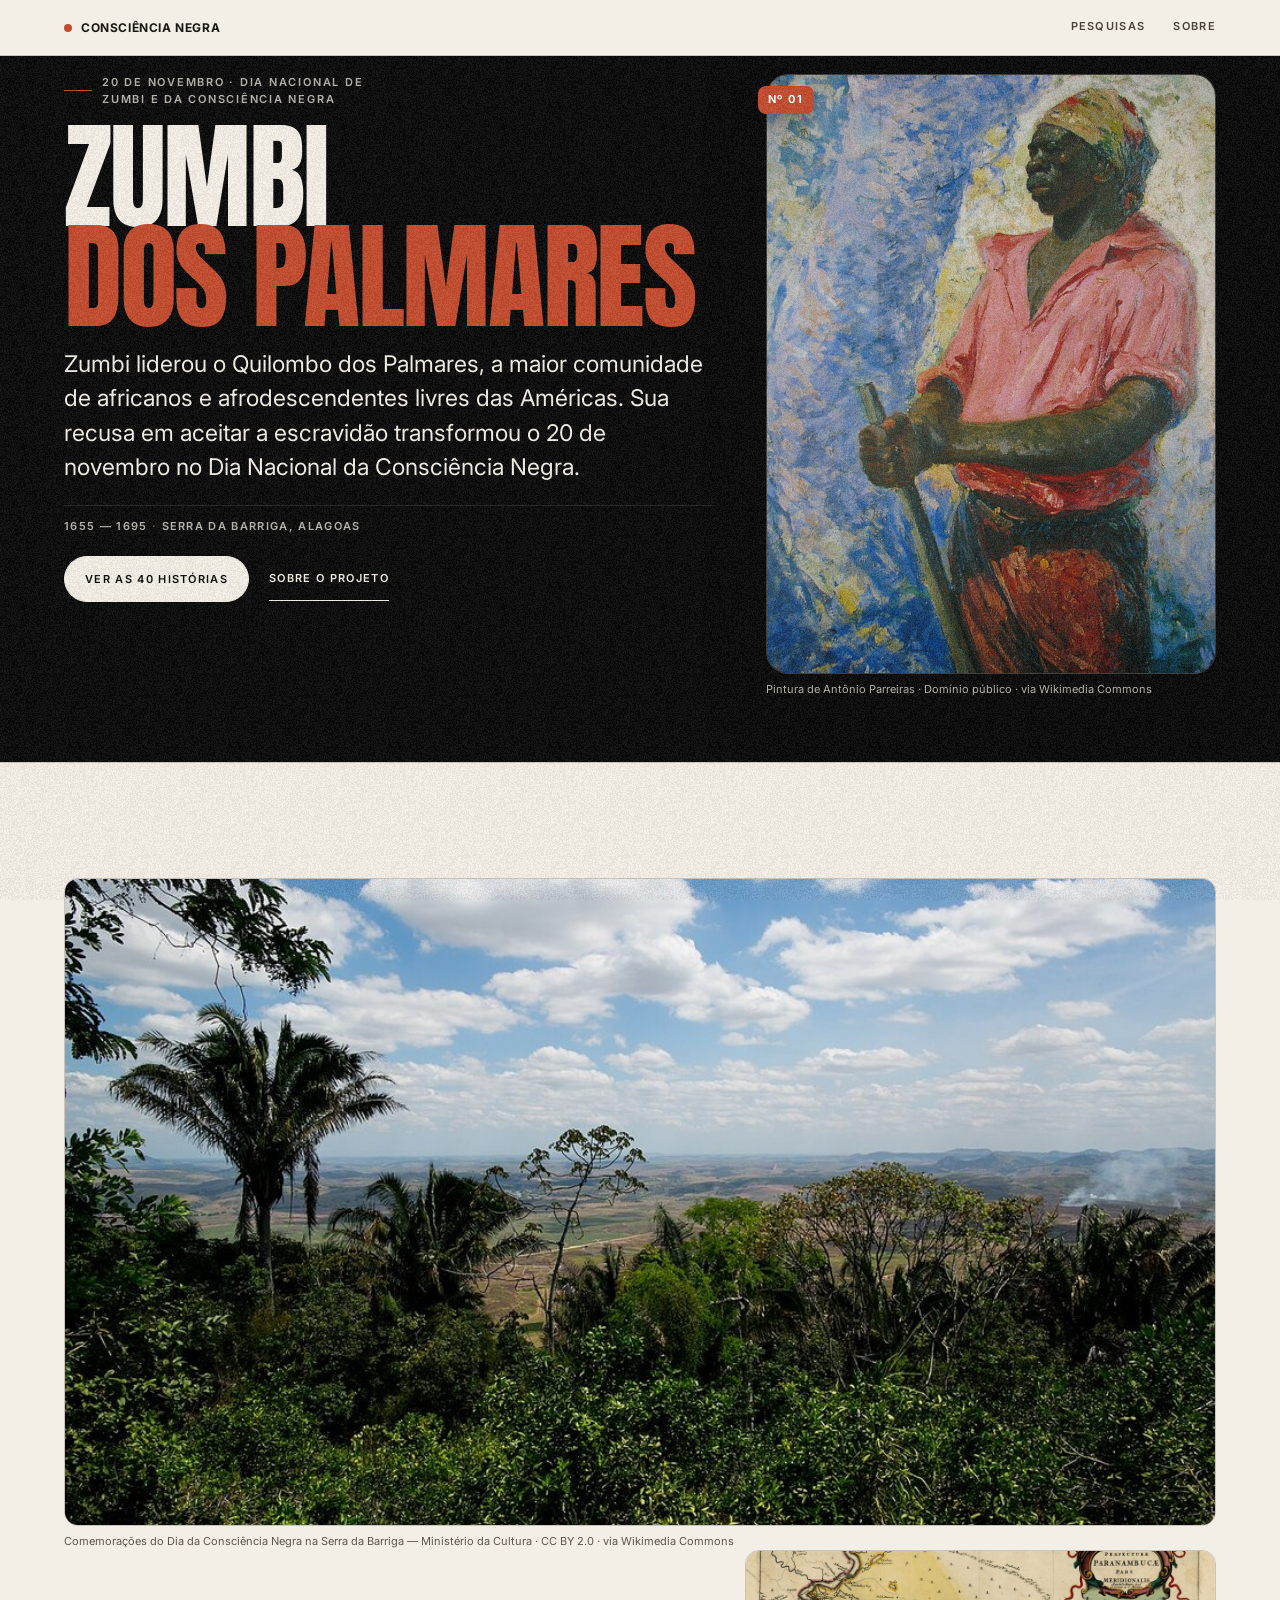
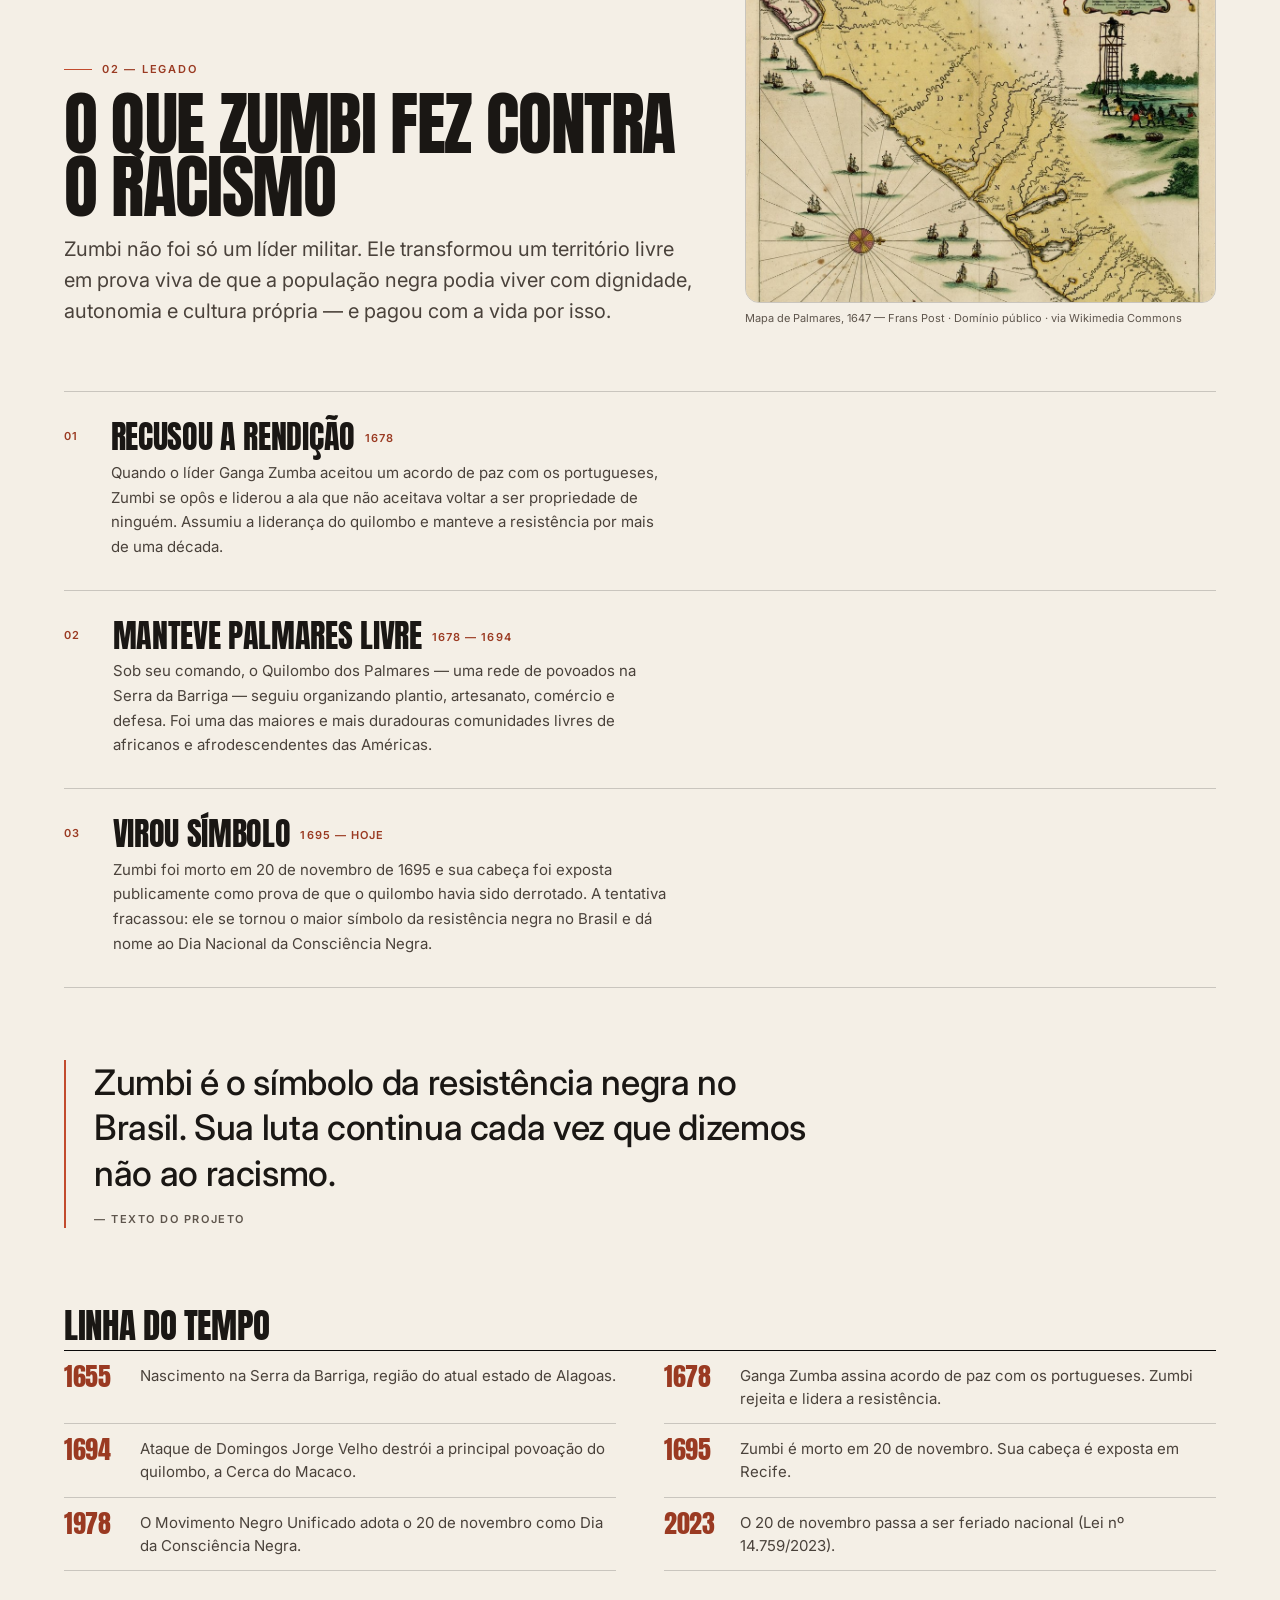
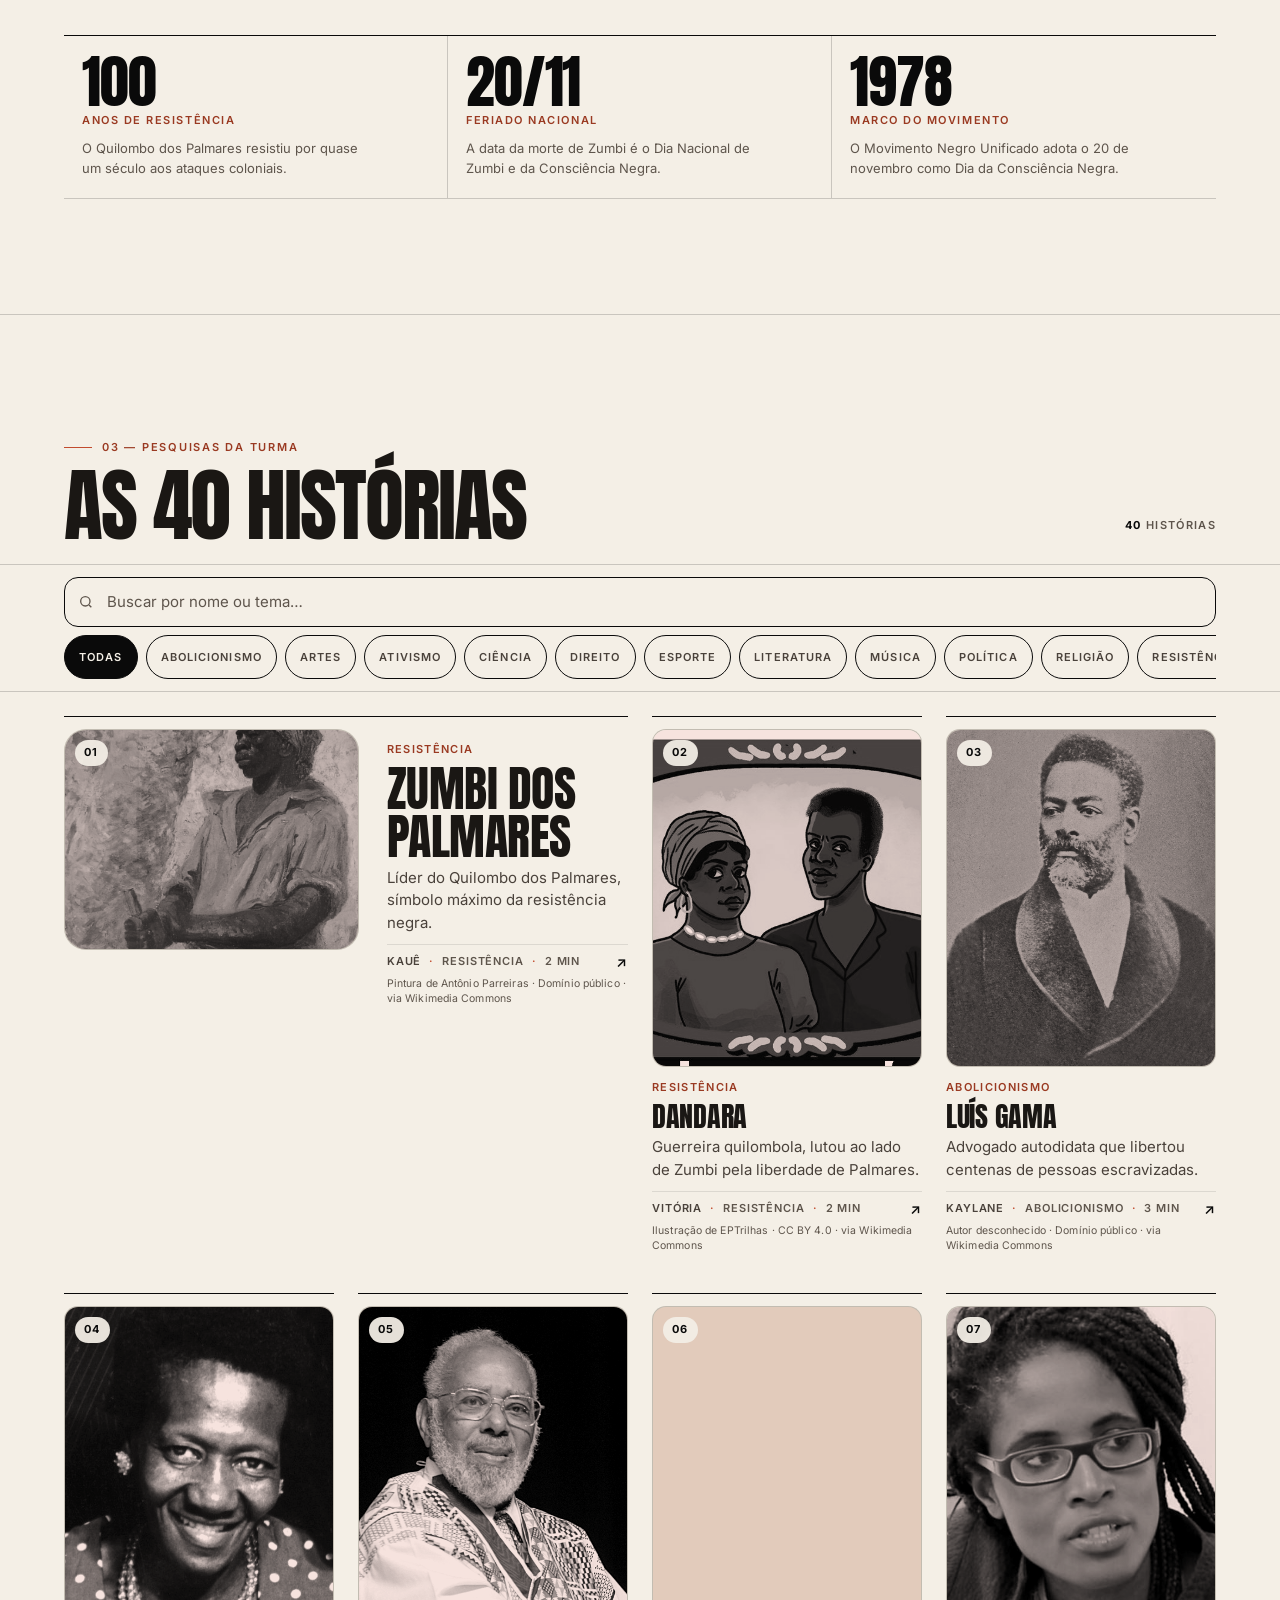
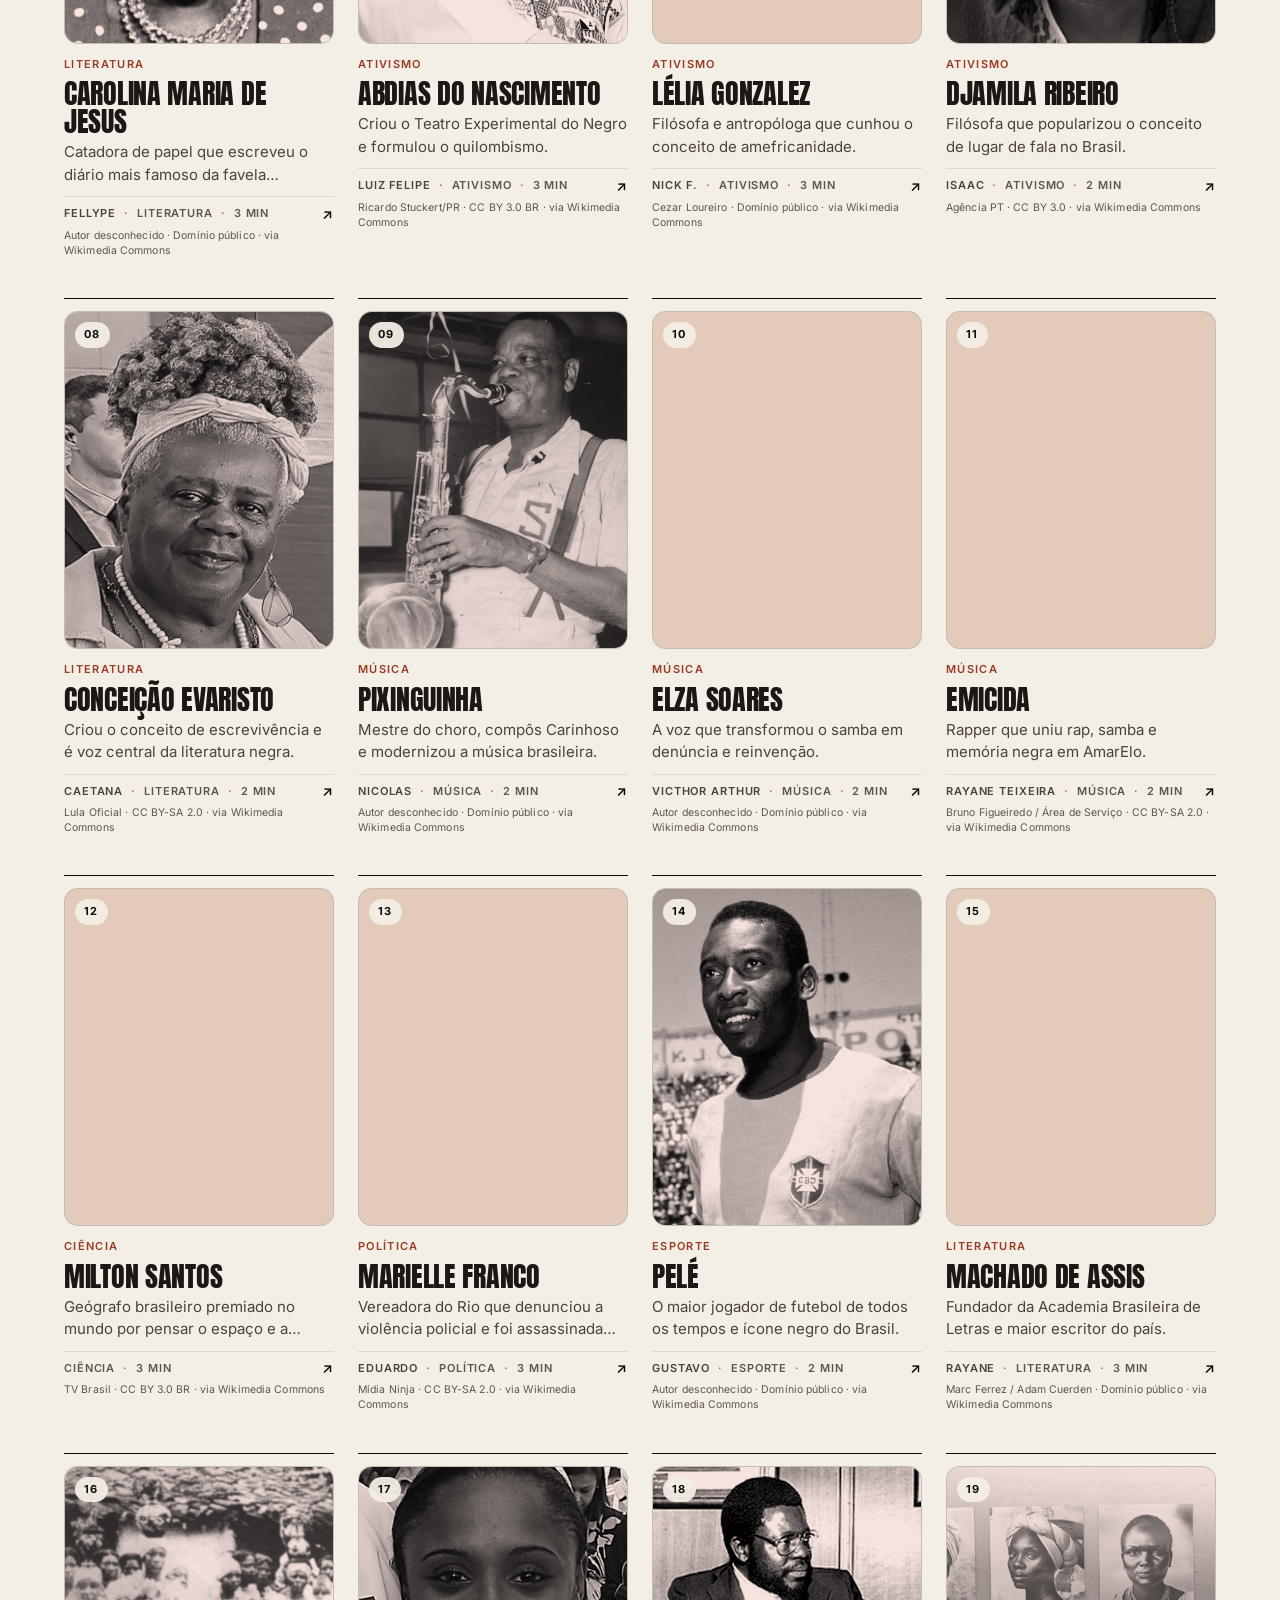
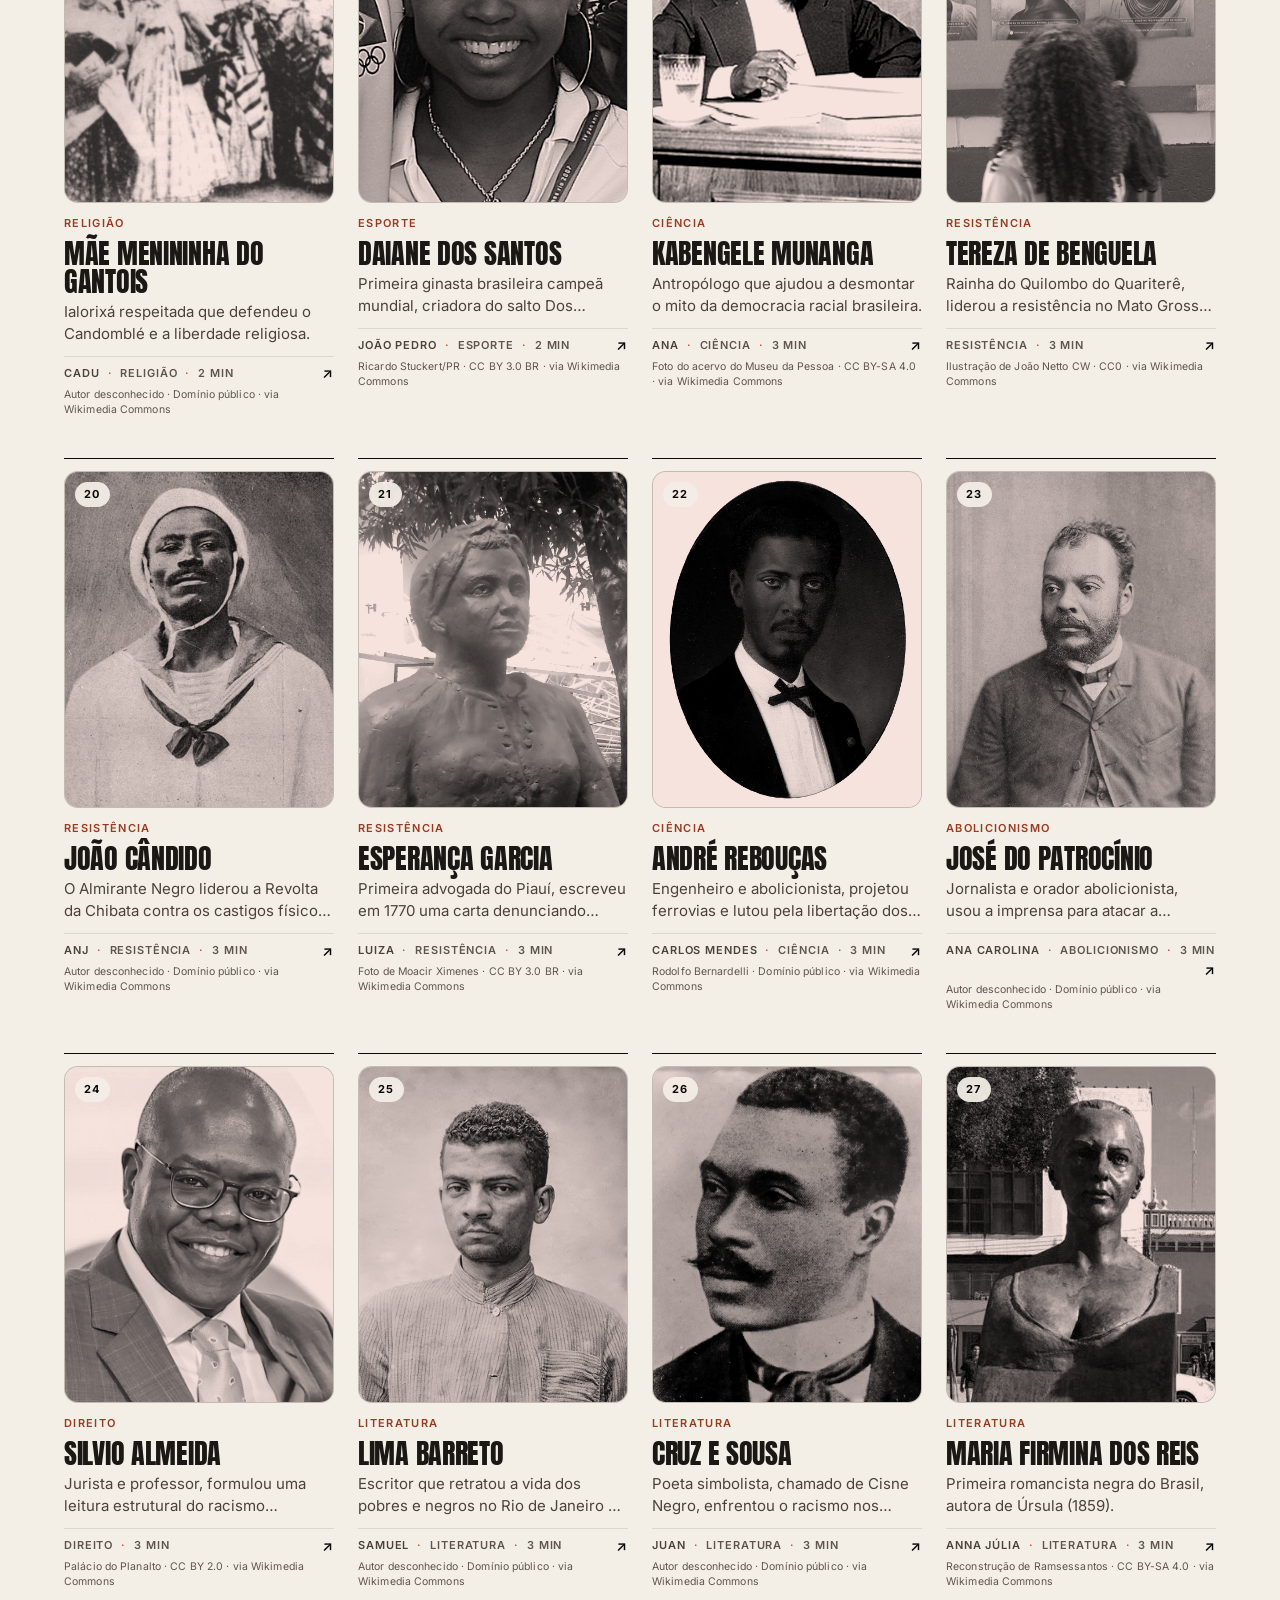
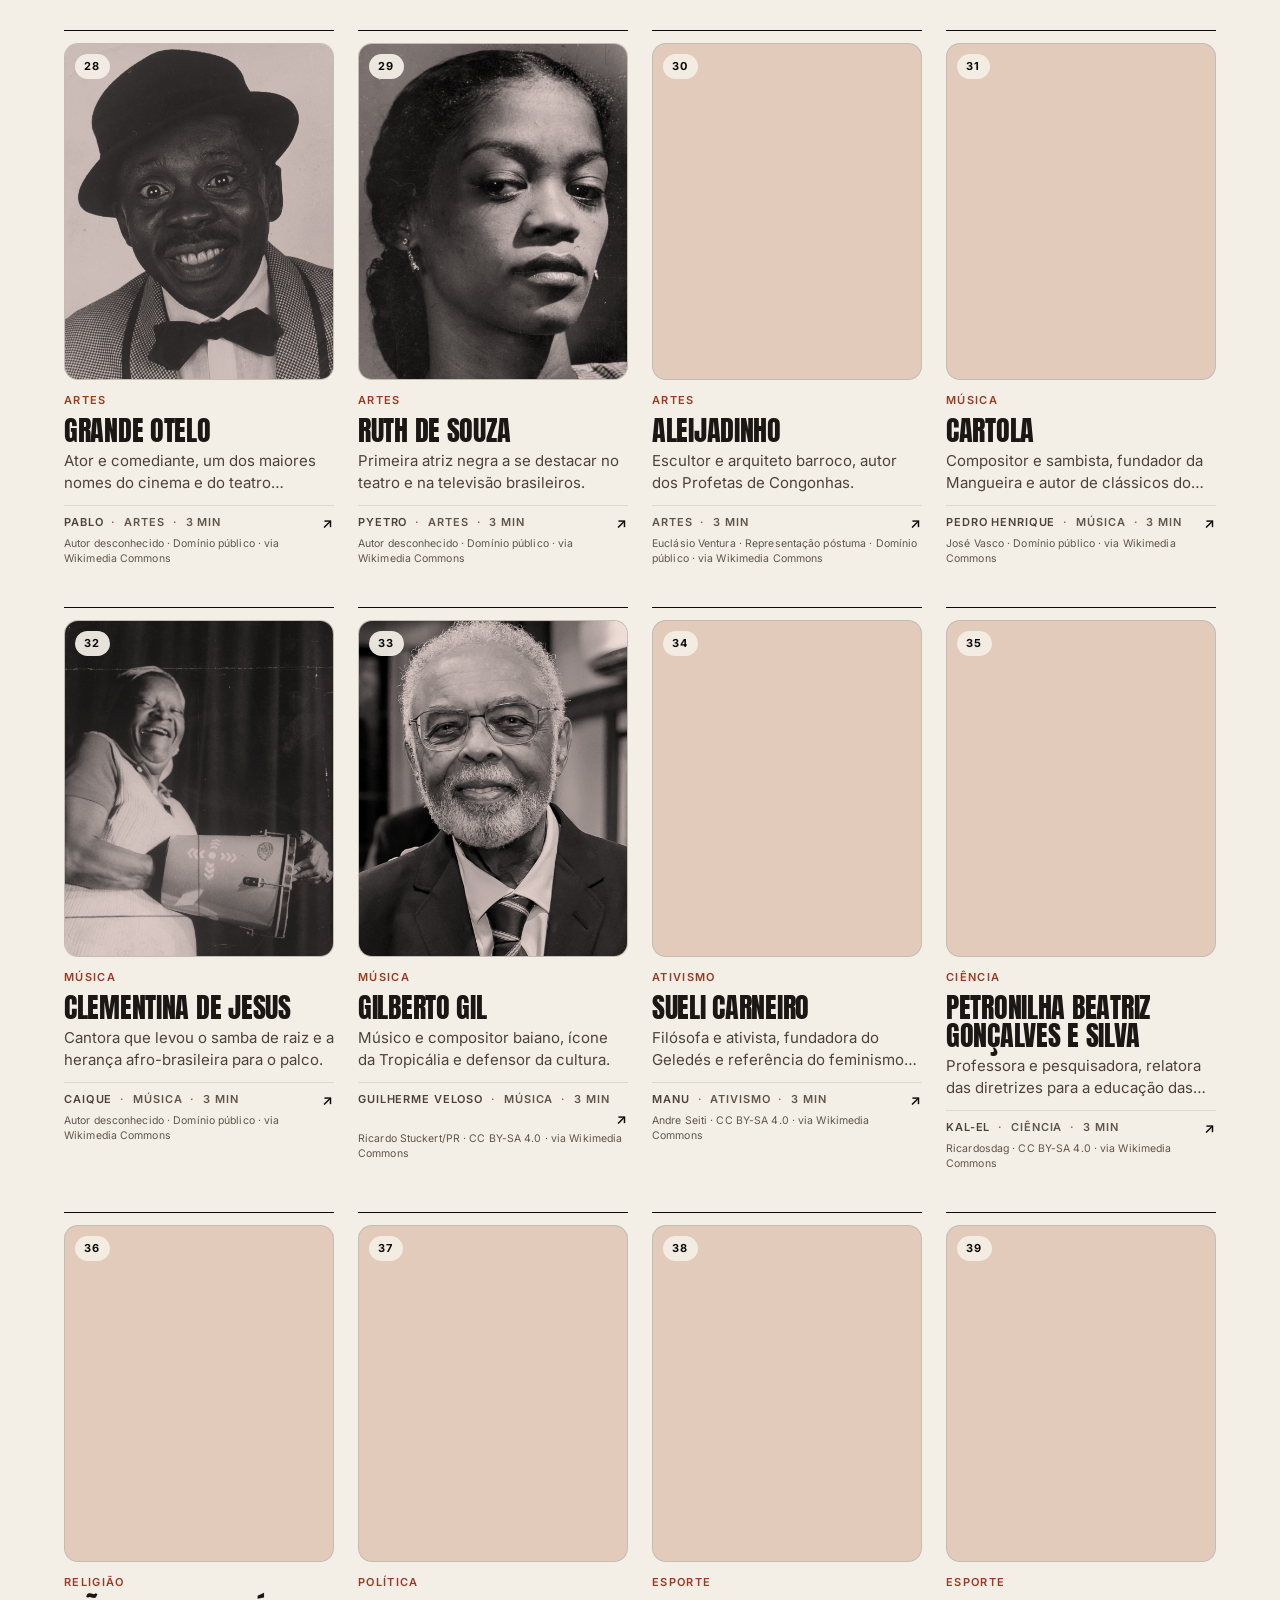
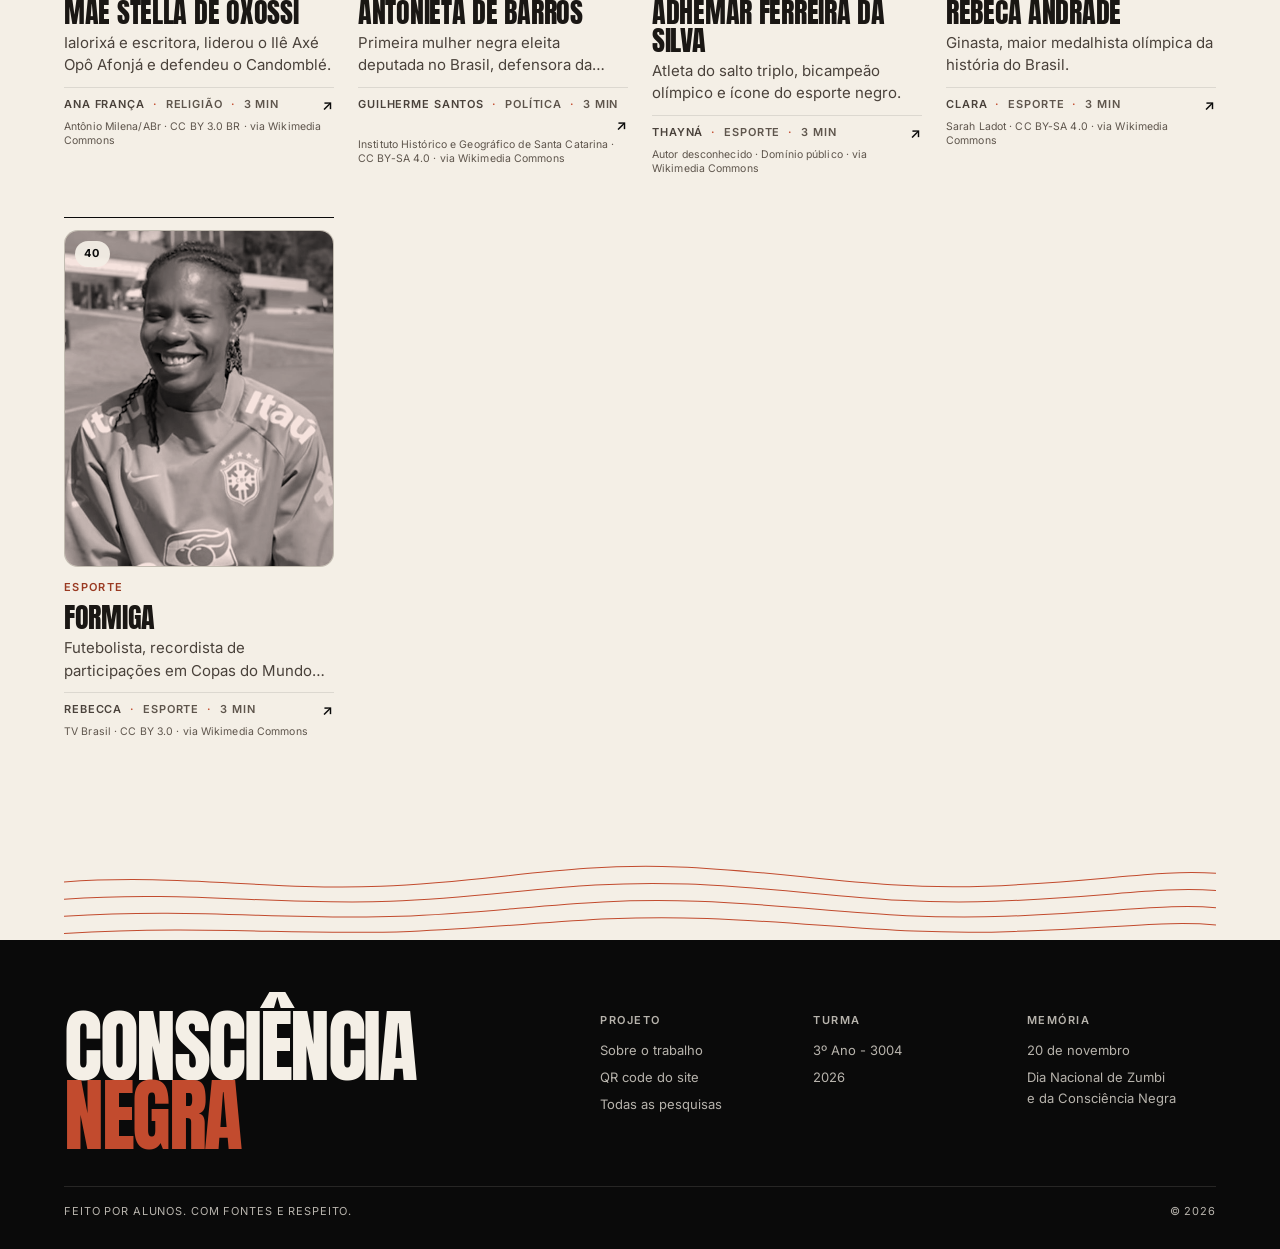
<file: index.html>
<!DOCTYPE html>
<html lang="pt-BR">
<head>
  <meta charset="utf-8">
  <meta name="viewport" content="width=device-width, initial-scale=1, viewport-fit=cover">
  <title>Consciência Negra — 40 histórias de resistência</title>
  <meta name="description" content="Projeto escolar sobre consciência negra: Zumbi dos Palmares e as pesquisas dos alunos sobre 40 personalidades negras que transformaram o Brasil.">
  <meta name="theme-color" content="#0a0a0a">
  <script>document.documentElement.classList.add("js");</script>

  <!-- Open Graph: troque a URL pelas do seu repositório no GitHub Pages -->
  <meta property="og:type" content="website">
  <meta property="og:title" content="Consciência Negra — 40 histórias de resistência">
  <meta property="og:description" content="Zumbi dos Palmares e as pesquisas dos alunos sobre 40 personalidades negras que transformaram o Brasil.">
  <meta property="og:image" content="assets/og.png">
  <meta property="og:image:width" content="1200">
  <meta property="og:image:height" content="630">
  <meta property="og:locale" content="pt_BR">
  <meta name="twitter:card" content="summary_large_image">
  <link rel="icon" href="data:image/svg+xml,%3Csvg xmlns='http://www.w3.org/2000/svg' viewBox='0 0 32 32'%3E%3Crect width='32' height='32' fill='%230a0a0a'/%3E%3Ccircle cx='16' cy='16' r='7' fill='%23c24b2e'/%3E%3C/svg%3E">

  <link rel="preconnect" href="https://fonts.googleapis.com">
  <link rel="preconnect" href="https://fonts.gstatic.com" crossorigin>
  <link href="https://fonts.googleapis.com/css2?family=Anton&family=Inter:wght@400;500;600;700&display=swap" rel="stylesheet">

  <link rel="stylesheet" href="css/tokens.css">
  <link rel="stylesheet" href="css/global.css">
  <link rel="stylesheet" href="css/timeline.css">
</head>
<body>
  <a class="skip" href="#main">Ir para o conteúdo</a>

  <header class="nav" id="nav">
    <a class="nav__brand" href="index.html">
      <span class="nav__dot" aria-hidden="true"></span>
      <span>Consciência <b>Negra</b></span>
    </a>
    <nav class="nav__links" aria-label="Navegação principal">
      <a href="#pesquisas">Pesquisas</a>
      <a href="sobre.html">Sobre</a>
    </nav>
  </header>

  <main id="main">

    <!-- ================= 01 — HERO ================= -->
    <section class="hero" aria-labelledby="hero-title">
      <div class="hero__inner" id="hero"></div>
    </section>

    <!-- ================= 02 — LEGADO ================= -->
    <section class="legado section" id="legado" aria-labelledby="legado-title">
      <div class="wrap" id="legadoHost"></div>
    </section>

    <!-- ================= 03 — PESQUISAS ================= -->
    <section class="pesquisas section" id="pesquisas" aria-labelledby="pesquisas-title">
      <div class="wrap">
        <div class="pesquisas__head">
          <div>
            <p class="kicker">03 — Pesquisas da turma</p>
            <h2 class="pesquisas__title" id="pesquisas-title">As 40 histórias</h2>
          </div>
          <p class="pesquisas__count" id="contador" aria-live="polite"></p>
        </div>

        <div class="toolbar">
          <div class="search">
            <svg viewBox="0 0 24 24" fill="none" stroke="currentColor" stroke-width="2" aria-hidden="true">
              <circle cx="11" cy="11" r="7"></circle>
              <path d="m20 20-3.5-3.5"></path>
            </svg>
            <label class="sr-only" for="busca">Buscar por nome ou tema</label>
            <input id="busca" type="search" placeholder="Buscar por nome ou tema…" autocomplete="off">
          </div>
          <div class="chips" id="chips" role="group" aria-label="Filtrar por categoria"></div>
        </div>

        <div class="grid" id="grid"></div>
      </div>
    </section>

    <!-- único outro uso do motivo topográfico: divisor antes do rodapé -->
    <div class="contours-divider" aria-hidden="true">
      <svg viewBox="0 0 1200 80" preserveAspectRatio="none" fill="none" stroke="#c24b2e" stroke-width="1" vector-effect="non-scaling-stroke">
        <path vector-effect="non-scaling-stroke" d="M0 26C120 18 210 34 330 30C450 26 520 8 640 12C760 16 840 34 960 30C1080 26 1140 14 1200 18"/>
        <path vector-effect="non-scaling-stroke" d="M0 42C130 34 220 48 340 44C460 40 530 24 650 28C770 32 850 48 970 44C1090 40 1140 30 1200 34"/>
        <path vector-effect="non-scaling-stroke" d="M0 58C140 50 230 62 350 58C470 54 540 40 660 44C780 48 860 62 980 58C1100 54 1150 46 1200 50"/>
        <path vector-effect="non-scaling-stroke" d="M0 74C150 66 240 76 360 72C480 68 550 56 670 60C790 64 870 76 990 72C1110 68 1150 62 1200 66"/>
      </svg>
    </div>
  </main>

  <footer class="footer">
    <div class="footer__top wrap">
      <p class="footer__mark">Consciência<br><span>Negra</span></p>
      <div class="footer__cols">
        <div>
          <h3>Projeto</h3>
          <ul>
            <li><a href="sobre.html">Sobre o trabalho</a></li>
            <li><a href="qr.html">QR code do site</a></li>
            <li><a href="#pesquisas">Todas as pesquisas</a></li>
          </ul>
        </div>
        <div>
          <h3>Turma</h3>
          <ul id="footTurmaList"></ul>
        </div>
        <div>
          <h3>Memória</h3>
          <ul>
            <li>20 de novembro</li>
            <li>Dia Nacional de Zumbi<br>e da Consciência Negra</li>
          </ul>
        </div>
      </div>
    </div>
    <div class="footer__bottom wrap">
      <span>Feito por alunos. Com fontes e respeito.</span>
      <span id="footAno2">—</span>
    </div>
  </footer>

  <noscript>
    <p style="padding:20px;color:#0a0a0a">Este site usa JavaScript para montar as pesquisas. Ative o JavaScript para ver o conteúdo completo.</p>
  </noscript>

  <script src="js/data.js"></script>
  <script src="js/app.js"></script>
</body>
</html>
</file>
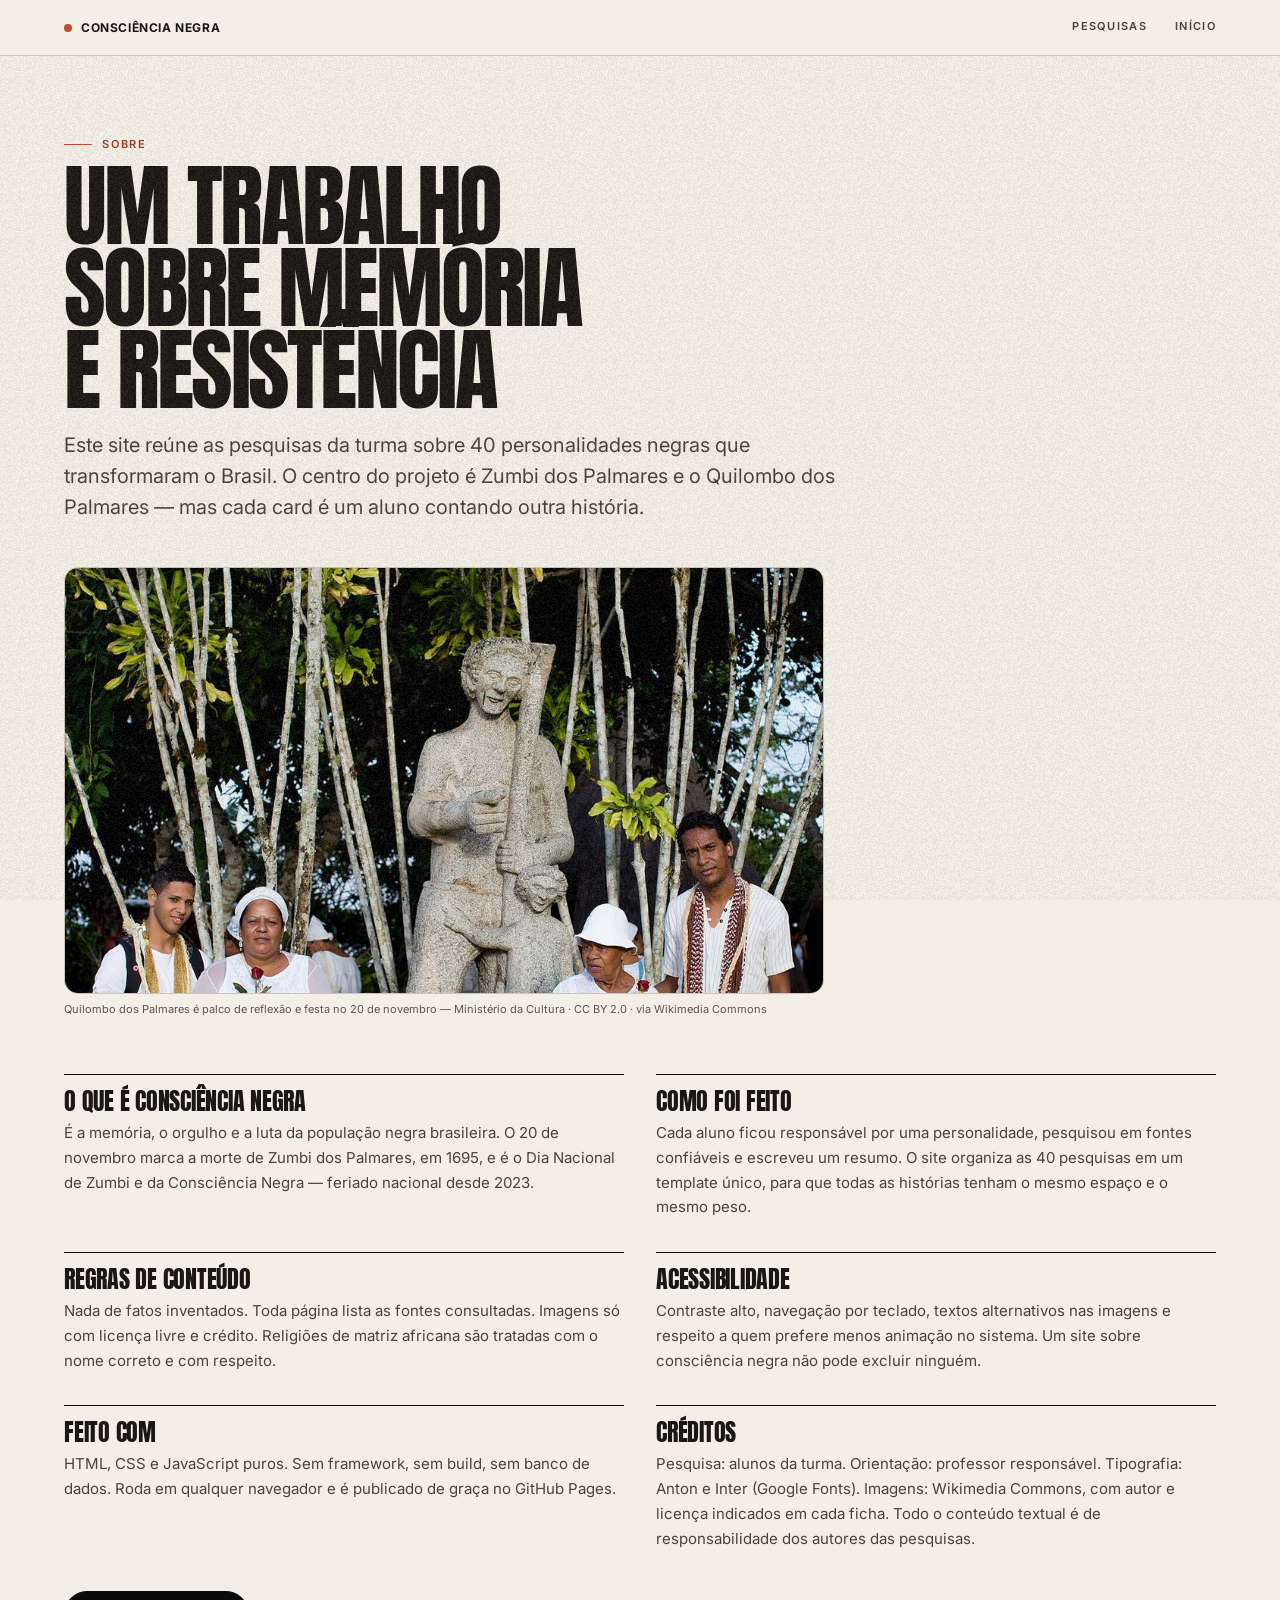
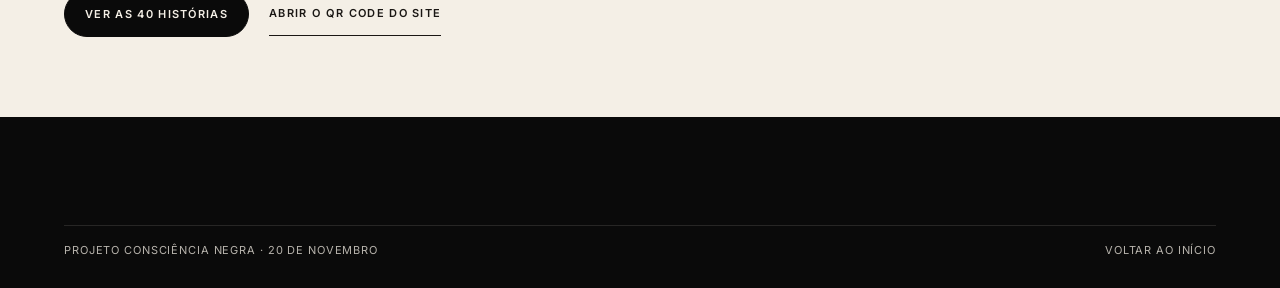
<file: sobre.html>
<!DOCTYPE html>
<html lang="pt-BR">
<head>
  <meta charset="utf-8">
  <meta name="viewport" content="width=device-width, initial-scale=1, viewport-fit=cover">
  <title>Sobre o projeto — Consciência Negra</title>
  <meta name="description" content="Como o projeto Consciência Negra foi feito: pesquisa, curadoria, fontes, imagens e créditos.">
  <meta name="theme-color" content="#f4efe6">
  <script>document.documentElement.classList.add("js");</script>
  <link rel="icon" href="data:image/svg+xml,%3Csvg xmlns=%27http://www.w3.org/2000/svg%27 viewBox=%270 0 32 32%27%3E%3Crect width=%2732%27 height=%2732%27 fill=%27%230a0a0a%27/%3E%3Ccircle cx=%2716%27 cy=%2716%27 r=%277%27 fill=%27%23c24b2e%27/%3E%3C/svg%3E">
  <link rel="preconnect" href="https://fonts.googleapis.com">
  <link rel="preconnect" href="https://fonts.gstatic.com" crossorigin>
  <link href="https://fonts.googleapis.com/css2?family=Anton&family=Inter:wght@400;500;600;700&display=swap" rel="stylesheet">
  <link rel="stylesheet" href="css/tokens.css">
  <link rel="stylesheet" href="css/global.css">
</head>
<body>
  <a class="skip" href="#main">Ir para o conteúdo</a>

  <header class="nav" id="nav">
    <a class="nav__brand" href="index.html">
      <span class="nav__dot" aria-hidden="true"></span>
      <span>Consciência <b>Negra</b></span>
    </a>
    <nav class="nav__links" aria-label="Navegação principal">
      <a href="index.html#pesquisas">Pesquisas</a>
      <a href="index.html">Início</a>
    </nav>
  </header>

  <main id="main" class="simple">
    <p class="kicker" data-reveal>Sobre</p>
    <h1 class="simple__title" data-reveal>Um trabalho<br>sobre memória<br>e resistência</h1>
    <p class="simple__lead" data-reveal>
      Este site reúne as pesquisas da turma sobre 40 personalidades negras que
      transformaram o Brasil. O centro do projeto é Zumbi dos Palmares e o
      Quilombo dos Palmares — mas cada card é um aluno contando outra história.
    </p>

    <figure class="simple__figure" data-reveal>
      <img src="secoes/sobre-quilombo-20nov.jpg" alt="Celebração do 20 de novembro no Quilombo dos Palmares" width="3206" height="4809" loading="lazy" decoding="async">
      <figcaption>Quilombo dos Palmares é palco de reflexão e festa no 20 de novembro — Ministério da Cultura · CC BY 2.0 · via Wikimedia Commons</figcaption>
    </figure>

    <div class="simple__grid">
      <article class="simple__card" data-reveal>
        <h2>O que é consciência negra</h2>
        <p>É a memória, o orgulho e a luta da população negra brasileira. O 20 de novembro marca a morte de Zumbi dos Palmares, em 1695, e é o Dia Nacional de Zumbi e da Consciência Negra — feriado nacional desde 2023.</p>
      </article>
      <article class="simple__card" data-reveal>
        <h2>Como foi feito</h2>
        <p>Cada aluno ficou responsável por uma personalidade, pesquisou em fontes confiáveis e escreveu um resumo. O site organiza as 40 pesquisas em um template único, para que todas as histórias tenham o mesmo espaço e o mesmo peso.</p>
      </article>
      <article class="simple__card" data-reveal>
        <h2>Regras de conteúdo</h2>
        <p>Nada de fatos inventados. Toda página lista as fontes consultadas. Imagens só com licença livre e crédito. Religiões de matriz africana são tratadas com o nome correto e com respeito.</p>
      </article>
      <article class="simple__card" data-reveal>
        <h2>Acessibilidade</h2>
        <p>Contraste alto, navegação por teclado, textos alternativos nas imagens e respeito a quem prefere menos animação no sistema. Um site sobre consciência negra não pode excluir ninguém.</p>
      </article>
      <article class="simple__card" data-reveal>
        <h2>Feito com</h2>
        <p>HTML, CSS e JavaScript puros. Sem framework, sem build, sem banco de dados. Roda em qualquer navegador e é publicado de graça no GitHub Pages.</p>
      </article>
      <article class="simple__card" data-reveal>
        <h2>Créditos</h2>
        <p>Pesquisa: alunos da turma. Orientação: professor responsável. Tipografia: Anton e Inter (Google Fonts). Imagens: Wikimedia Commons, com autor e licença indicados em cada ficha. Todo o conteúdo textual é de responsabilidade dos autores das pesquisas.</p>
      </article>
    </div>

    <p style="margin-top:40px;display:flex;flex-wrap:wrap;gap:12px 20px" data-reveal>
      <a class="btn btn--solid" href="index.html#pesquisas">Ver as 40 histórias</a>
      <a class="link" href="qr.html" style="align-self:center">Abrir o QR code do site</a>
    </p>
  </main>

  <footer class="footer">
    <div class="footer__bottom wrap">
      <span>Projeto Consciência Negra · 20 de novembro</span>
      <a href="index.html">Voltar ao início</a>
    </div>
  </footer>

  <script>
    (function () {
      var els = document.querySelectorAll("[data-reveal]");
      if (!("IntersectionObserver" in window)) {
        els.forEach(function (el) { el.classList.add("is-in"); });
        return;
      }
      var io = new IntersectionObserver(function (entries) {
        entries.forEach(function (e) {
          if (e.isIntersecting) {
            e.target.classList.add("is-in");
            io.unobserve(e.target);
          }
        });
      }, { threshold: 0.08, rootMargin: "0px 0px -4% 0px" });
      els.forEach(function (el) { io.observe(el); });
    })();
  </script>
</body>
</html>
</file>
<file: css/tokens.css>
/* ============================================================
   TOKENS — sistema visual "cartaz de arquivo / zine"
   Base papel, um único acento (terracota), duas famílias.
   ============================================================ */
:root {
  /* ── Papel e tinta ── */
  --paper: #f4efe6;          /* fundo principal das seções de conteúdo */
  --paper-2: #ebe4d7;        /* faixa/quadro levemente mais escuro */
  --ink: #0a0a0a;            /* hero, rodapé, faixas de imagem */
  --ink-soft: #1c1916;

  /* ── Acento único: terracota ── */
  --clay: #c24b2e;           /* preenchimento, bordas, texto grande */
  --clay-text: #9a3a22;      /* texto pequeno sobre papel (AA) */

  /* ── Texto sobre papel ── */
  --text: #1a1714;           /* ~15:1 sobre --paper */
  --text-2: #4a423b;         /* ~7:1 */
  --muted: #5e554c;          /* ~6.3:1 */

  /* ── Texto sobre preto ── */
  --on-dark: #f4efe6;        /* ~17:1 sobre --ink */
  --on-dark-2: rgba(244, 239, 230, 0.74);

  /* ── Linhas ── */
  --line: rgba(10, 10, 10, 0.18);
  --line-soft: rgba(10, 10, 10, 0.10);
  --line-dark: rgba(244, 239, 230, 0.22);
  --line-dark-soft: rgba(244, 239, 230, 0.12);

  /* ── Famílias (apenas duas) ── */
  --display: "Anton", "Arial Narrow", Impact, sans-serif;
  --sans: "Inter", -apple-system, BlinkMacSystemFont, "Segoe UI", Roboto, sans-serif;

  /* ── Escala mínima: corpo ≥ 15px, uppercase ≥ 11px ── */
  --fs-micro: 11px;
  --fs-small: 13px;
  --fs-body-s: 15px;
  --fs-body: 16px;
  --fs-lead: clamp(17px, 1.6vw, 20px);

  /* ── Espaçamento ── */
  --pad: clamp(18px, 5vw, 72px);
  --gap: clamp(16px, 2vw, 24px);
  --max: 1400px;
  --nav-h: 56px;

  /* ── Cantos (escala de arredondamento) ── */
  --r-sm: 8px;
  --r-md: 14px;
  --r-lg: 22px;
  --r-pill: 999px;

  /* ── Sombras suaves (profundidade premium, sem glow) ── */
  --shadow-img: 0 24px 60px rgba(10, 10, 10, 0.38);
  --shadow-card: 0 18px 44px rgba(26, 23, 20, 0.16);

  /* ── Movimento discreto ── */
  --ease: cubic-bezier(0.2, 0.7, 0.2, 1);
  --t-fast: 180ms;
  --t-mid: 420ms;
}
</file>
<file: css/global.css>
/* ============================================================
   CONSCIÊNCIA NEGRA — estilos globais
   Direção: cartaz de arquivo / zine de lambe-lambe.
   Mobile first. O layout sobe a partir de 360px.
   ============================================================ */

/* ---------- RESET ---------- */
*,
*::before,
*::after { box-sizing: border-box; }

html {
  -webkit-text-size-adjust: 100%;
  scroll-behavior: smooth;
  scroll-padding-top: calc(var(--nav-h) + 12px);
}

body {
  margin: 0;
  background: var(--paper);
  color: var(--text);
  font-family: var(--sans);
  font-size: var(--fs-body);
  line-height: 1.6;
  -webkit-font-smoothing: antialiased;
  -moz-osx-font-smoothing: grayscale;
  overflow-x: clip;
}

::selection { background: var(--clay); color: #fff; }

/* Textura de papel/grão sobre todo o site (a mesma do site original).
   Fica acima do conteúdo e abaixo da navegação. */
body::after {
  content: "";
  position: fixed;
  inset: 0;
  z-index: 90;
  pointer-events: none;
  background-image: url("../assets/noise.png");
  background-size: 160px 160px;
  opacity: 0.05;
}

img, svg, video, iframe { display: block; max-width: 100%; }
[hidden] { display: none !important; }
h1, h2, h3, h4, p, figure, blockquote, dl, dd { margin: 0; }
ul, ol { margin: 0; padding: 0; list-style: none; }
a { color: inherit; text-decoration: none; }
button, input { font: inherit; color: inherit; }
button { background: none; border: 0; cursor: pointer; }

:focus-visible {
  outline: 2px solid var(--clay);
  outline-offset: 3px;
}

/* ---------- UTILITÁRIOS ---------- */
.wrap {
  width: 100%;
  max-width: var(--max);
  margin-inline: auto;
}

.section {
  padding-block: clamp(56px, 9vw, 120px);
  padding-inline: var(--pad);
}

.skip {
  position: fixed;
  top: 8px;
  left: 8px;
  z-index: 10000;
  padding: 10px 14px;
  min-height: 44px;
  display: inline-flex;
  align-items: center;
  background: var(--ink);
  color: var(--paper);
  font-size: var(--fs-small);
  font-weight: 600;
  border-radius: 0 0 var(--r-sm) var(--r-sm);
  transform: translateY(-180%);
  transition: transform var(--t-fast) var(--ease);
}
.skip:focus { transform: translateY(0); }

.sr-only {
  position: absolute;
  width: 1px;
  height: 1px;
  padding: 0;
  margin: -1px;
  overflow: hidden;
  clip: rect(0 0 0 0);
  white-space: nowrap;
  border: 0;
}

.kicker {
  display: inline-flex;
  align-items: center;
  gap: 10px;
  font-size: var(--fs-micro);
  font-weight: 600;
  letter-spacing: 0.16em;
  line-height: 1.5;
  text-transform: uppercase;
  color: var(--clay-text);
}
.kicker::before {
  content: "";
  flex: 0 0 auto;
  width: 28px;
  height: 1px;
  background: var(--clay);
}

.display {
  font-family: var(--display);
  font-weight: 400;
  text-transform: uppercase;
  line-height: 0.88;
  letter-spacing: -0.02em;
}

/* ---------- BOTÕES E LINKS ---------- */
.btn {
  display: inline-flex;
  align-items: center;
  justify-content: center;
  gap: 8px;
  min-height: 46px;
  padding: 12px 20px;
  border: 1px solid var(--ink);
  border-radius: var(--r-pill);
  font-size: var(--fs-micro);
  font-weight: 600;
  letter-spacing: 0.12em;
  text-transform: uppercase;
  color: var(--text);
  background: transparent;
  transition: background var(--t-fast) var(--ease), color var(--t-fast) var(--ease),
    border-color var(--t-fast) var(--ease);
}
.btn:hover { background: var(--paper-2); }
.btn--solid {
  background: var(--ink);
  border-color: var(--ink);
  color: var(--paper);
}
.btn--solid:hover {
  background: var(--clay);
  border-color: var(--clay);
  color: #fff;
}

.link {
  display: inline-flex;
  align-items: center;
  min-height: 44px;
  font-size: var(--fs-micro);
  font-weight: 600;
  letter-spacing: 0.12em;
  text-transform: uppercase;
  color: inherit;
  border-bottom: 1px solid currentColor;
  padding-bottom: 1px;
}
.link:hover { color: var(--clay-text); }

/* ---------- REVEAL DISCRETO (só abaixo da dobra) ---------- */
html.js [data-reveal] {
  opacity: 0;
  transform: translateY(14px);
  transition: opacity 0.6s var(--ease), transform 0.6s var(--ease);
  transition-delay: var(--rd, 0ms);
}
html.js [data-reveal].is-in { opacity: 1; transform: none; }

/* ---------- NAV ---------- */
.nav {
  position: fixed;
  inset: 0 0 auto 0;
  z-index: 100;
  height: var(--nav-h);
  display: flex;
  align-items: center;
  justify-content: space-between;
  gap: 14px;
  padding-inline: var(--pad);
  background: var(--paper);
  border-bottom: 1px solid var(--line);
}
.nav__brand {
  display: inline-flex;
  align-items: center;
  min-height: 44px;
  gap: 9px;
  font-size: 12px;
  font-weight: 700;
  letter-spacing: 0.05em;
  text-transform: uppercase;
  white-space: nowrap;
}
.nav__dot {
  width: 8px;
  height: 8px;
  flex: 0 0 auto;
  border-radius: 50%;
  background: var(--clay);
}
.nav__brand b { font-weight: 700; }
.nav__links {
  display: flex;
  align-items: center;
  gap: clamp(10px, 3vw, 28px);
  font-size: var(--fs-micro);
  font-weight: 600;
  letter-spacing: 0.12em;
  text-transform: uppercase;
  color: var(--text-2);
}
.nav__links a {
  display: inline-flex;
  align-items: center;
  min-height: 44px;
  border-bottom: 1px solid transparent;
  transition: color var(--t-fast) linear, border-color var(--t-fast) linear;
}
.nav__links a:hover { color: var(--ink); border-bottom-color: var(--clay); }

/* ---------- HERO (assimétrico, full color, ficha abaixo da imagem) ---------- */
.hero {
  position: relative;
  overflow: hidden;
  background: var(--ink);
  color: var(--on-dark);
  padding: calc(var(--nav-h) + 18px) var(--pad) clamp(28px, 5vw, 64px);
}
.hero__inner {
  position: relative;
  z-index: 1;
  max-width: var(--max);
  margin-inline: auto;
  display: grid;
  grid-template-columns: 1fr;
  grid-template-areas:
    "kicker"
    "title"
    "media"
    "manifesto"
    "meta"
    "actions";
  gap: clamp(10px, 1.6vw, 18px);
  align-items: start;
}

.hero__kicker {
  grid-area: kicker;
  color: var(--on-dark-2);
  max-width: 46ch;
}
.hero__kicker::before { background: var(--clay); }

.hero__title {
  grid-area: title;
  font-family: var(--display);
  font-weight: 400;
  font-size: clamp(3.1rem, 13.5vw, 7.4rem);
  line-height: 0.84;
  letter-spacing: -0.02em;
  text-transform: uppercase;
  max-width: 12ch;
}
.hero__title span { color: var(--clay); }

.hero__figure {
  grid-area: media;
  position: relative;
  width: min(62%, 250px);
  margin: 0;
}
.hero__tag {
  position: absolute;
  top: 12px;
  left: -8px;
  z-index: 2;
  padding: 5px 10px;
  border-radius: var(--r-sm);
  background: var(--clay);
  color: #fff;
  font-size: var(--fs-micro);
  font-weight: 700;
  letter-spacing: 0.14em;
  box-shadow: 0 10px 24px rgba(10, 10, 10, 0.35);
}
.hero__figure img {
  width: 100%;
  height: auto;
  aspect-ratio: 3 / 4;
  object-fit: cover;
  border: 1px solid var(--line-dark);
  border-radius: var(--r-lg);
  box-shadow: var(--shadow-img);
}
.hero__figure figcaption {
  margin-top: 8px;
  font-size: var(--fs-micro);
  line-height: 1.45;
  color: var(--on-dark-2);
}

.hero__manifesto {
  grid-area: manifesto;
  max-width: 48ch;
  font-size: clamp(18px, 2vw, 23px);
  line-height: 1.5;
  color: var(--on-dark);
}
.hero__meta {
  grid-area: meta;
  padding-top: 12px;
  border-top: 1px solid var(--line-dark-soft);
  font-size: var(--fs-micro);
  font-weight: 600;
  letter-spacing: 0.12em;
  text-transform: uppercase;
  color: var(--on-dark-2);
}
.hero__meta span::after { content: " · "; color: var(--clay); }
.hero__meta span:last-child::after { content: ""; }

.hero__actions {
  grid-area: actions;
  display: flex;
  flex-wrap: wrap;
  align-items: center;
  gap: 12px 20px;
}
.hero .btn {
  border-color: var(--paper);
  color: var(--paper);
}
.hero .btn--solid {
  background: var(--paper);
  border-color: var(--paper);
  color: var(--ink);
}
.hero .btn--solid:hover {
  background: var(--clay);
  border-color: var(--clay);
  color: #fff;
}
.hero .link { color: var(--paper); }

/* telas curtas: o hero inteiro cabe na dobra, sem cortar o título */
@media (max-height: 780px) and (max-width: 899px) {
  .hero { padding-top: calc(var(--nav-h) + 10px); padding-bottom: 20px; }
  .hero__inner { gap: 10px; }
  .hero__figure { width: min(48%, 190px); }
  .hero__manifesto { font-size: 15px; line-height: 1.45; }
}

/* ---------- LEGADO ---------- */
.legado {
  background: var(--paper);
  border-top: 1px solid var(--line);
}

.legado__layout {
  display: grid;
  gap: clamp(24px, 4vw, 44px);
}
.legado__title {
  font-family: var(--display);
  font-weight: 400;
  font-size: clamp(2rem, 7vw, 4.4rem);
  line-height: 0.9;
  letter-spacing: -0.02em;
  text-transform: uppercase;
  margin-top: 14px;
}
.legado__intro {
  margin-top: 16px;
  max-width: 58ch;
  color: var(--text-2);
  font-size: var(--fs-lead);
  line-height: 1.55;
}

.legado__figure { margin: 0; }
.legado__figure img {
  width: 100%;
  height: auto;
  object-fit: cover;
  border: 1px solid var(--line);
  border-radius: var(--r-md);
}
.legado__abertura img { aspect-ratio: 16 / 9; }
.legado__map img { aspect-ratio: 4 / 3; }
.legado__figure figcaption {
  margin-top: 8px;
  font-size: var(--fs-micro);
  line-height: 1.45;
  color: var(--muted);
}

.legado__body {
  margin-top: clamp(32px, 6vw, 64px);
  border-top: 1px solid var(--line);
}
.feito {
  display: grid;
  grid-template-columns: auto 1fr;
  gap: clamp(14px, 3vw, 32px);
  padding-block: clamp(20px, 3vw, 30px);
  border-bottom: 1px solid var(--line);
}
.feito__num {
  font-size: var(--fs-micro);
  font-weight: 600;
  letter-spacing: 0.12em;
  color: var(--clay-text);
  padding-top: 6px;
}
.feito__verb {
  font-family: var(--display);
  font-weight: 400;
  font-size: clamp(1.35rem, 3.6vw, 2rem);
  line-height: 0.95;
  text-transform: uppercase;
  letter-spacing: -0.01em;
}
.feito__year {
  display: inline-block;
  margin-left: 10px;
  font-family: var(--sans);
  font-size: var(--fs-micro);
  font-weight: 600;
  letter-spacing: 0.10em;
  color: var(--clay-text);
  vertical-align: middle;
}
.feito__text {
  margin-top: 8px;
  max-width: 62ch;
  font-size: var(--fs-body-s);
  line-height: 1.65;
  color: var(--text-2);
}

.legado__quote {
  margin-top: clamp(36px, 6vw, 72px);
  padding-left: clamp(16px, 3vw, 28px);
  border-left: 2px solid var(--clay);
  max-width: 760px;
}
.legado__quote p {
  font-size: clamp(1.3rem, 3.4vw, 2.2rem);
  font-weight: 500;
  line-height: 1.3;
  letter-spacing: -0.01em;
  color: var(--text);
}
.legado__quote cite {
  display: block;
  margin-top: 14px;
  font-family: var(--sans);
  font-style: normal;
  font-size: var(--fs-micro);
  font-weight: 600;
  letter-spacing: 0.14em;
  text-transform: uppercase;
  color: var(--muted);
}

.legado__timeline-head {
  margin-top: clamp(40px, 7vw, 80px);
  margin-bottom: 6px;
}
.legado__timeline-title {
  font-family: var(--display);
  font-weight: 400;
  font-size: clamp(1.4rem, 4vw, 2.2rem);
  line-height: 1;
  text-transform: uppercase;
  letter-spacing: -0.01em;
}

.stats {
  margin-top: clamp(36px, 6vw, 64px);
  display: grid;
  gap: 0;
  border-top: 1px solid var(--ink);
}
.stat {
  padding-block: 20px;
  border-bottom: 1px solid var(--line);
}
.stat__num {
  font-family: var(--display);
  font-size: clamp(2.2rem, 7vw, 3.6rem);
  line-height: 0.9;
  letter-spacing: -0.02em;
  color: var(--ink);
}
.stat__label {
  margin-top: 4px;
  font-size: var(--fs-micro);
  font-weight: 600;
  letter-spacing: 0.14em;
  text-transform: uppercase;
  color: var(--clay-text);
}
.stat__text {
  margin-top: 8px;
  max-width: 36ch;
  font-size: var(--fs-small);
  line-height: 1.55;
  color: var(--muted);
}

/* ------------- PESQUISAS ------------- */
.pesquisas {
  background: var(--paper);
  border-top: 1px solid var(--line);
  scroll-margin-top: calc(var(--nav-h) + 8px);
}

.pesquisas__head {
  display: flex;
  flex-wrap: wrap;
  align-items: flex-end;
  justify-content: space-between;
  gap: 12px 24px;
}
.pesquisas__title {
  font-family: var(--display);
  font-weight: 400;
  font-size: clamp(2.2rem, 8vw, 5rem);
  line-height: 0.88;
  letter-spacing: -0.025em;
  text-transform: uppercase;
  margin-top: 14px;
}
.pesquisas__count {
  font-size: var(--fs-micro);
  font-weight: 600;
  letter-spacing: 0.12em;
  text-transform: uppercase;
  color: var(--muted);
  padding-bottom: 6px;
}
.pesquisas__count b { color: var(--ink); font-weight: 700; }

.toolbar {
  position: sticky;
  top: var(--nav-h);
  z-index: 60;
  margin-top: 24px;
  margin-inline: calc(var(--pad) * -1);
  padding: 12px var(--pad) 10px;
  background: var(--paper);
  border-top: 1px solid var(--line);
  border-bottom: 1px solid var(--line);
}

.search { position: relative; display: flex; align-items: center; }
.search svg {
  position: absolute;
  left: 14px;
  width: 16px;
  height: 16px;
  color: var(--muted);
  pointer-events: none;
}
.search input {
  width: 100%;
  min-height: 46px;
  padding: 12px 14px 12px 42px;
  background: var(--paper);
  border: 1px solid var(--ink);
  border-radius: var(--r-md);
  font-size: var(--fs-body-s);
  color: var(--text);
}
.search input::placeholder { color: var(--muted); }
.search input:focus { outline-offset: 0; border-color: var(--clay); }

.chips {
  display: flex;
  gap: 8px;
  overflow-x: auto;
  padding-block: 8px 2px;
  scrollbar-width: none;
  -webkit-overflow-scrolling: touch;
}
.chips::-webkit-scrollbar { display: none; }
.chip {
  flex: 0 0 auto;
  display: inline-flex;
  align-items: center;
  min-height: 44px;
  padding: 10px 14px;
  border: 1px solid var(--ink);
  border-radius: var(--r-pill);
  font-size: var(--fs-micro);
  font-weight: 600;
  letter-spacing: 0.10em;
  text-transform: uppercase;
  color: var(--text-2);
  background: transparent;
  transition: background var(--t-fast) linear, color var(--t-fast) linear;
}
.chip:hover { background: var(--paper-2); color: var(--ink); }
.chip[aria-pressed="true"] {
  background: var(--ink);
  color: var(--paper);
  border-color: var(--ink);
}

.grid {
  margin-top: 24px;
  display: grid;
  grid-template-columns: 1fr;
  gap: clamp(28px, 5vw, 40px) var(--gap);
  align-content: start;
}

.empty {
  grid-column: 1 / -1;
  padding: 48px 0;
  font-size: var(--fs-body-s);
  color: var(--muted);
}

/* ------------- CARD ------------- */
.card {
  display: flex;
  flex-direction: column;
  color: inherit;
  -webkit-tap-highlight-color: transparent;
  border-top: 1px solid var(--ink);
  padding-top: 12px;
}

.card__media {
  position: relative;
  margin: 0;
  aspect-ratio: 4 / 5;
  overflow: hidden;
  background: var(--paper-2);
  border: 1px solid var(--line);
  border-radius: var(--r-md);
  isolation: isolate;
  transition: transform 0.55s var(--ease), box-shadow 0.55s var(--ease);
}
.card:hover .card__media,
.card:focus-visible .card__media {
  transform: translateY(-5px);
  box-shadow: var(--shadow-card);
}
.card__idx {
  position: absolute;
  top: 10px;
  left: 10px;
  z-index: 2;
  padding: 4px 9px;
  border-radius: var(--r-pill);
  background: rgba(244, 239, 230, 0.94);
  color: var(--ink);
  font-size: var(--fs-micro);
  font-weight: 700;
  letter-spacing: 0.12em;
}
.card__media img {
  width: 100%;
  height: 100%;
  object-fit: cover;
  filter: grayscale(1) contrast(1.06);
  transform: scale(1.01);
  transition: filter 0.55s var(--ease), transform 0.7s var(--ease);
}
.card__media::after {
  content: "";
  position: absolute;
  inset: 0;
  background: var(--clay);
  mix-blend-mode: multiply;
  opacity: 0.16;
  transition: opacity 0.55s var(--ease);
  pointer-events: none;
}
.card:hover .card__media img,
.card:focus-visible .card__media img { filter: none; transform: scale(1.04); }
.card:hover .card__media::after,
.card:focus-visible .card__media::after { opacity: 0; }

/* Kabengele: bloco tipográfico sobre papel, sem foto de terceiro */
.card__media--typo {
  display: flex;
  flex-direction: column;
  justify-content: space-between;
  padding: 14px;
  background: var(--paper-2);
  border: 1px solid var(--ink);
}
.card__media--typo::after { display: none; }
.typo__ini {
  font-size: var(--fs-micro);
  font-weight: 700;
  letter-spacing: 0.18em;
  color: var(--clay-text);
}
.typo__nome {
  font-family: var(--display);
  font-size: clamp(1.6rem, 5vw, 2.3rem);
  line-height: 0.9;
  letter-spacing: -0.01em;
  text-transform: uppercase;
  color: var(--ink);
}

.card__body { padding-top: 12px; }
.card__kicker {
  font-size: var(--fs-micro);
  font-weight: 600;
  letter-spacing: 0.12em;
  text-transform: uppercase;
  color: var(--clay-text);
}
.card__name {
  font-family: var(--display);
  font-weight: 400;
  font-size: clamp(1.4rem, 5vw, 1.75rem);
  line-height: 1;
  letter-spacing: -0.01em;
  text-transform: uppercase;
  margin-top: 6px;
}
.card__desc {
  margin-top: 6px;
  font-size: var(--fs-body-s);
  line-height: 1.5;
  color: var(--text-2);
  display: -webkit-box;
  -webkit-line-clamp: 2;
  -webkit-box-orient: vertical;
  overflow: hidden;
}
.card__meta {
  margin-top: 10px;
  padding-top: 8px;
  border-top: 1px solid var(--line-soft);
  display: flex;
  flex-wrap: wrap;
  align-items: center;
  gap: 4px 8px;
  font-size: var(--fs-micro);
  font-weight: 600;
  letter-spacing: 0.08em;
  text-transform: uppercase;
  color: var(--muted);
}
.card__student { color: var(--text-2); }
.card__sep { color: var(--clay); }
.card__arrow {
  margin-left: auto;
  font-size: 14px;
  line-height: 1;
  color: var(--ink);
  transition: transform var(--t-fast) var(--ease), color var(--t-fast) linear;
}
.card:hover .card__arrow { transform: translate(3px, -3px); color: var(--clay-text); }
.card__credit {
  margin-top: 6px;
  font-size: 10.5px;
  line-height: 1.4;
  letter-spacing: 0.01em;
  color: var(--muted);
}

/* ------------- RODAPÉ ------------- */
.footer {
  background: var(--ink);
  color: var(--on-dark);
  padding: clamp(40px, 6vw, 72px) var(--pad) 28px;
}
.footer__top {
  display: grid;
  gap: 32px;
}
.footer__mark {
  font-family: var(--display);
  font-size: clamp(2.4rem, 9vw, 5rem);
  line-height: 0.86;
  letter-spacing: -0.03em;
  text-transform: uppercase;
}
.footer__mark span { color: var(--clay); }
.footer__cols {
  display: grid;
  grid-template-columns: repeat(2, minmax(0, 1fr));
  gap: 24px;
  font-size: var(--fs-small);
}
.footer__cols h3 {
  font-size: var(--fs-micro);
  font-weight: 600;
  letter-spacing: 0.14em;
  text-transform: uppercase;
  color: var(--on-dark-2);
  margin-bottom: 10px;
}
.footer__cols li { margin-bottom: 6px; color: var(--on-dark-2); }
.footer__cols a:hover { color: var(--paper); text-decoration: underline; text-underline-offset: 3px; }
.footer__bottom {
  margin-top: 36px;
  padding-top: 16px;
  border-top: 1px solid var(--line-dark-soft);
  display: flex;
  flex-wrap: wrap;
  gap: 8px 18px;
  justify-content: space-between;
  font-size: var(--fs-micro);
  letter-spacing: 0.08em;
  text-transform: uppercase;
  color: var(--on-dark-2);
}

/* ---------- DIVISOR TOPOGRÁFICO (único outro uso do motivo) ---------- */
.contours-divider {
  background: var(--paper);
  padding-inline: var(--pad);
  overflow: hidden;
}
.contours-divider svg {
  display: block;
  width: 100%;
  height: clamp(44px, 7vw, 86px);
}

/* ============================================================
   PÁGINA DE PESQUISA
   ============================================================ */
.pessoa { background: var(--paper); }

.person { padding-top: var(--nav-h); }

.person__head {
  display: grid;
  gap: clamp(20px, 4vw, 44px);
  padding: clamp(24px, 5vw, 56px) var(--pad) clamp(28px, 5vw, 56px);
  max-width: var(--max);
  margin-inline: auto;
}
.person__intro { align-self: start; }
.person__eyebrow { margin-bottom: 14px; }
.person__name {
  font-family: var(--display);
  font-weight: 400;
  font-size: clamp(2.4rem, 9vw, 5.6rem);
  line-height: 0.86;
  letter-spacing: -0.025em;
  text-transform: uppercase;
  max-width: 16ch;
}
.person__dates {
  margin-top: 14px;
  display: flex;
  flex-wrap: wrap;
  gap: 4px 14px;
  font-size: var(--fs-micro);
  font-weight: 600;
  letter-spacing: 0.10em;
  text-transform: uppercase;
  color: var(--muted);
}
.person__dates span::after { content: " · "; color: var(--clay); }
.person__dates span:last-child::after { content: ""; }

.person__figure { margin: 0; }
.person__figure img {
  width: 100%;
  height: auto;
  aspect-ratio: 3 / 4;
  object-fit: cover;
  border: 1px solid var(--line);
  border-radius: var(--r-md);
  box-shadow: var(--shadow-card);
  background: var(--paper-2);
}
.person__figure figcaption {
  margin-top: 8px;
  font-size: var(--fs-micro);
  line-height: 1.45;
  color: var(--muted);
}
.person__figure--typo {
  display: flex;
  flex-direction: column;
  justify-content: space-between;
  aspect-ratio: 3 / 4;
  padding: clamp(16px, 3vw, 28px);
  border: 1px solid var(--ink);
  border-radius: var(--r-md);
  background: var(--paper-2);
}
.person__figure--typo .typo__ini { font-size: var(--fs-small); }
.person__figure--typo .typo__nome { font-size: clamp(2rem, 5vw, 3.4rem); }

.person__body {
  padding: 0 var(--pad) clamp(56px, 9vw, 110px);
  max-width: var(--max);
  margin-inline: auto;
}

.ficha {
  display: grid;
  grid-template-columns: 1fr;
  border-top: 1px solid var(--ink);
}
.ficha__row {
  display: grid;
  grid-template-columns: minmax(120px, 0.7fr) 1fr;
  gap: 12px;
  padding-block: 11px;
  border-bottom: 1px solid var(--line);
}
.ficha__k {
  font-size: var(--fs-micro);
  font-weight: 600;
  letter-spacing: 0.12em;
  text-transform: uppercase;
  color: var(--muted);
}
.ficha__v {
  font-size: var(--fs-small);
  font-weight: 500;
  color: var(--text);
}

.person__resumo {
  margin-top: clamp(28px, 5vw, 48px);
  padding-bottom: clamp(28px, 5vw, 48px);
  border-bottom: 1px solid var(--line);
  max-width: 44ch;
  font-size: clamp(1.2rem, 2.6vw, 1.7rem);
  font-weight: 500;
  line-height: 1.4;
  letter-spacing: -0.01em;
  color: var(--text);
}

.prose { margin-top: clamp(28px, 5vw, 48px); max-width: 68ch; }
.prose h2 {
  font-family: var(--display);
  font-weight: 400;
  font-size: clamp(1.4rem, 3.2vw, 2.2rem);
  line-height: 1;
  letter-spacing: -0.01em;
  text-transform: uppercase;
  margin-top: clamp(28px, 4vw, 44px);
  padding-top: 16px;
  border-top: 1px solid var(--line);
  color: var(--ink);
}
.prose h2:first-child { margin-top: 0; padding-top: 0; border-top: 0; }
.prose p {
  margin-top: 12px;
  font-size: clamp(15.5px, 1.15vw, 17px);
  line-height: 1.72;
  color: var(--text-2);
}
@media (min-width: 768px) {
  .prose p:first-of-type::first-letter {
    float: left;
    font-family: var(--display);
    font-size: 3.1em;
    line-height: 0.78;
    padding-right: 10px;
    padding-top: 4px;
    color: var(--clay);
  }
}

.galeria {
  margin-top: clamp(36px, 6vw, 64px);
  display: grid;
  grid-template-columns: 1fr;
  gap: 16px;
}
.galeria figure { margin: 0; }
.galeria img {
  width: 100%;
  height: auto;
  aspect-ratio: 4 / 3;
  object-fit: cover;
  border: 1px solid var(--line);
  border-radius: var(--r-md);
  background: var(--paper-2);
}
.galeria figcaption {
  margin-top: 7px;
  font-size: var(--fs-micro);
  line-height: 1.45;
  color: var(--muted);
}

.video {
  margin-top: clamp(36px, 6vw, 64px);
  border: 1px solid var(--line);
  background: var(--ink);
  aspect-ratio: 16 / 9;
  position: relative;
  overflow: hidden;
  border-radius: var(--r-md);
}
.video iframe,
.video video { width: 100%; height: 100%; border: 0; }
.video__poster {
  position: absolute;
  inset: 0;
  width: 100%;
  height: 100%;
  display: grid;
  place-items: center;
  gap: 10px;
  background: rgba(10, 10, 10, 0.5);
  color: var(--paper);
  font-size: var(--fs-micro);
  letter-spacing: 0.14em;
  text-transform: uppercase;
}
.video__poster img {
  position: absolute;
  inset: 0;
  width: 100%;
  height: 100%;
  object-fit: cover;
  opacity: 0.55;
  z-index: -1;
}
.video__play {
  width: 62px;
  height: 62px;
  border-radius: 50%;
  border: 1px solid var(--paper);
  display: grid;
  place-items: center;
  font-size: 18px;
  background: rgba(10, 10, 10, 0.4);
}

.fontes {
  margin-top: clamp(40px, 6vw, 72px);
  padding-top: 20px;
  border-top: 1px solid var(--ink);
}
.fontes h2 {
  font-family: var(--display);
  font-weight: 400;
  font-size: clamp(1.2rem, 2.4vw, 1.6rem);
  line-height: 1;
  text-transform: uppercase;
  letter-spacing: -0.01em;
}
.fontes ol { margin-top: 12px; counter-reset: f; }
.fontes li {
  counter-increment: f;
  position: relative;
  padding-left: 26px;
  margin-bottom: 9px;
  font-size: var(--fs-small);
  line-height: 1.55;
  color: var(--text-2);
}
.fontes li::before {
  content: "0" counter(f);
  position: absolute;
  left: 0;
  top: 1px;
  font-size: var(--fs-micro);
  font-weight: 600;
  letter-spacing: 0.06em;
  color: var(--clay-text);
}
.fontes a { text-decoration: underline; text-underline-offset: 2px; text-decoration-color: var(--line); }
.fontes a:hover { color: var(--ink); }

.abnt {
  margin-top: 24px;
  display: flex;
  flex-wrap: wrap;
  align-items: center;
  gap: 12px;
}
.abnt__note { font-size: var(--fs-micro); color: var(--muted); }

.person__nav {
  margin-top: clamp(44px, 7vw, 84px);
  padding-top: 20px;
  border-top: 1px solid var(--ink);
  display: grid;
  grid-template-columns: 1fr 1fr;
  gap: 10px;
}
.person__nav a {
  display: grid;
  gap: 6px;
  padding: 14px;
  min-height: 64px;
  border: 1px solid var(--line);
  border-radius: var(--r-md);
  transition: background var(--t-fast) linear, border-color var(--t-fast) linear;
}
.person__nav a:hover { background: var(--paper-2); border-color: var(--ink); }
.person__nav small {
  font-size: var(--fs-micro);
  font-weight: 600;
  letter-spacing: 0.12em;
  text-transform: uppercase;
  color: var(--muted);
}
.person__nav strong {
  font-family: var(--display);
  font-size: 1rem;
  font-weight: 400;
  letter-spacing: 0;
  text-transform: uppercase;
  line-height: 1;
}
.person__nav a:last-child { text-align: right; }

/* ---------- PÁGINAS SIMPLES ---------- */
.simple {
  min-height: 100svh;
  padding: calc(var(--nav-h) + clamp(32px, 7vw, 80px)) var(--pad) 80px;
  display: flex;
  flex-direction: column;
}
.simple__title {
  font-family: var(--display);
  font-weight: 400;
  font-size: clamp(2.4rem, 10vw, 5.6rem);
  line-height: 0.92;
  letter-spacing: -0.03em;
  text-transform: uppercase;
  margin-top: 12px;
}
.simple__lead {
  margin-top: 18px;
  max-width: 60ch;
  color: var(--text-2);
  font-size: var(--fs-lead);
  line-height: 1.55;
}
.simple__figure {
  margin: clamp(28px, 5vw, 44px) 0 0;
  max-width: 760px;
}
.simple__figure img {
  width: 100%;
  height: auto;
  aspect-ratio: 16 / 9;
  object-fit: cover;
  border: 1px solid var(--line);
  border-radius: var(--r-md);
}
.simple__figure figcaption {
  margin-top: 8px;
  font-size: var(--fs-micro);
  color: var(--muted);
  line-height: 1.45;
}
.simple__grid {
  margin-top: clamp(32px, 5vw, 56px);
  display: grid;
  gap: clamp(20px, 3vw, 32px);
}
.simple__card {
  border-top: 1px solid var(--ink);
  padding-top: 14px;
}
.simple__card h2 {
  font-family: var(--display);
  font-weight: 400;
  font-size: clamp(1.2rem, 2.4vw, 1.5rem);
  line-height: 1;
  text-transform: uppercase;
  letter-spacing: -0.01em;
  margin-bottom: 8px;
}
.simple__card p { font-size: var(--fs-body-s); color: var(--text-2); line-height: 1.65; }
.simple__card code {
  font-family: var(--sans);
  font-size: var(--fs-small);
  color: var(--clay-text);
  background: var(--paper-2);
  padding: 1px 5px;
}
.simple__actions {
  margin-top: 36px;
  display: flex;
  flex-wrap: wrap;
  align-items: center;
  gap: 12px 20px;
}

/* ---------- QR ---------- */
.qr {
  min-height: 100svh;
  display: grid;
  place-items: center;
  padding: calc(var(--nav-h) + 36px) var(--pad) 56px;
  text-align: center;
}
.qr__box { max-width: 460px; width: 100%; }
.qr .kicker { justify-content: center; }
.qr__title {
  font-family: var(--display);
  font-weight: 400;
  font-size: clamp(1.9rem, 7vw, 3rem);
  line-height: 0.9;
  text-transform: uppercase;
  letter-spacing: -0.02em;
  margin-top: 12px;
}
.qr__sub { margin-top: 10px; font-size: var(--fs-small); color: var(--text-2); }
.qr__frame {
  margin-top: 24px;
  padding: 16px;
  background: var(--paper-2);
  border: 1px solid var(--ink);
  border-radius: var(--r-lg);
  display: inline-block;
}
.qr__frame img { width: min(72vw, 300px); height: auto; }
.qr__empty {
  width: min(72vw, 300px);
  min-height: min(72vw, 300px);
  display: grid;
  place-items: center;
  padding: 20px;
  border: 1px dashed var(--line);
  font-size: var(--fs-micro);
  font-weight: 600;
  letter-spacing: 0.10em;
  line-height: 1.5;
  text-transform: uppercase;
  color: var(--muted);
}
.qr__url {
  margin-top: 16px;
  font-size: var(--fs-small);
  color: var(--clay-text);
  word-break: break-all;
}
.qr__field { margin-top: 22px; text-align: left; }
.qr__field label {
  display: block;
  margin-bottom: 6px;
  font-size: var(--fs-micro);
  font-weight: 600;
  letter-spacing: 0.12em;
  text-transform: uppercase;
  color: var(--muted);
}
.qr__actions { margin-top: 22px; display: flex; gap: 10px; justify-content: center; flex-wrap: wrap; }
.qr__back { margin-top: 20px; }
.qr input {
  width: 100%;
  min-height: 46px;
  padding: 12px 14px;
  background: var(--paper);
  border: 1px solid var(--ink);
  border-radius: var(--r-md);
  font-size: var(--fs-small);
}
.qr input:focus { border-color: var(--clay); }

/* ---------- TOAST ---------- */
.toast {
  position: fixed;
  left: 50%;
  bottom: 24px;
  translate: -50% 0;
  z-index: 9500;
  padding: 11px 18px;
  background: var(--ink);
  color: var(--paper);
  font-size: var(--fs-micro);
  font-weight: 700;
  letter-spacing: 0.10em;
  text-transform: uppercase;
  border-radius: var(--r-pill);
  opacity: 0;
  transform: translateY(12px);
  transition: opacity var(--t-fast) var(--ease), transform var(--t-fast) var(--ease);
  pointer-events: none;
}
.toast.is-on { opacity: 1; transform: none; }

/* ---------- RESPONSIVO ---------- */
@media (min-width: 560px) {
  .grid { grid-template-columns: repeat(2, minmax(0, 1fr)); }
  .card__desc { -webkit-line-clamp: 2; }
  .galeria { grid-template-columns: repeat(2, minmax(0, 1fr)); }
  .stats { grid-template-columns: repeat(3, minmax(0, 1fr)); }
  .stat { padding-inline: 18px; border-right: 1px solid var(--line); }
  .stat:last-child { border-right: 0; }
  .simple__grid { grid-template-columns: repeat(2, minmax(0, 1fr)); }
  .ficha { grid-template-columns: repeat(2, minmax(0, 1fr)); column-gap: 28px; }
  .footer__cols { grid-template-columns: repeat(3, minmax(0, 1fr)); }

  /* destaque: Zumbi ocupa largura dupla */
  .card--featured {
    grid-column: span 2;
    display: grid;
    grid-template-columns: minmax(0, 1.1fr) minmax(0, 0.9fr);
    gap: clamp(16px, 3vw, 28px);
    align-items: start;
  }
  .card--featured .card__media { aspect-ratio: 4 / 3; border-radius: var(--r-lg); }
  .card--featured .card__name { font-size: clamp(2rem, 4vw, 3rem); }
  .card--featured .card__desc { -webkit-line-clamp: 3; }
}

@media (min-width: 900px) {
  .hero__inner {
    grid-template-columns: repeat(12, minmax(0, 1fr));
    grid-template-areas:
      "kicker kicker kicker kicker kicker kicker kicker media media media media media"
      "title title title title title title title media media media media media"
      "manifesto manifesto manifesto manifesto manifesto manifesto manifesto media media media media media"
      "meta meta meta meta meta meta meta media media media media media"
      "actions actions actions actions actions actions actions media media media media media"
      ". . . . . . . media media media media media";
    column-gap: clamp(32px, 4vw, 64px);
    row-gap: clamp(14px, 1.6vw, 22px);
  }
  .hero__figure { width: 100%; }
  .hero__figure img { aspect-ratio: 3 / 4; }

  .legado__layout {
    grid-template-columns: minmax(0, 1.15fr) minmax(0, 0.85fr);
    align-items: end;
  }

  .grid { grid-template-columns: repeat(3, minmax(0, 1fr)); }

  .person__head {
    grid-template-columns: minmax(0, 1.05fr) minmax(0, 0.95fr);
    align-items: start;
  }
  .person__name { max-width: 20ch; }
  .person__figure { margin-top: 6px; }

  /* Sem foto: a ficha tipográfica ocupa a página inteira, sem coluna vazia */
  .person__head--nofoto { grid-template-columns: 1fr; }
  .person__head--nofoto .person__intro { max-width: 40ch; }
  .person__head--nofoto .person__name { max-width: 24ch; }
}

@media (min-width: 1100px) {
  .timeline { grid-template-columns: repeat(2, minmax(0, 1fr)); }
}

@media (min-width: 1280px) {
  .grid { grid-template-columns: repeat(4, minmax(0, 1fr)); }
  .footer__top { grid-template-columns: minmax(0, 0.9fr) minmax(0, 1.1fr); align-items: start; }
}

/* ---------- IMPRESSÃO (QR) ---------- */
@media print {
  .nav,
  .skip,
  .qr__field,
  .qr__actions,
  .qr__back,
  .toast { display: none !important; }
  body { background: #fff; }
  .qr { min-height: 0; padding: 0; }
  .qr__frame { break-inside: avoid; }
}

/* ---------- ACESSIBILIDADE / MOVIMENTO ---------- */
@media (prefers-reduced-motion: reduce) {
  html { scroll-behavior: auto; }
  *,
  *::before,
  *::after {
    animation-duration: 0.001ms !important;
    animation-iteration-count: 1 !important;
    transition-duration: 0.001ms !important;
  }
  html.js [data-reveal] { opacity: 1; transform: none; }
}
</file>
<file: css/timeline.css>
/* ============================================================
   LINHA DO TEMPO — lista editorial vertical
   Sem carrossel, sem scroll horizontal escondido, sem "arraste".
   ============================================================ */
.timeline {
  display: grid;
  grid-template-columns: 1fr;
  gap: 0;
  border-top: 1px solid var(--ink);
}

.timeline__item {
  display: grid;
  grid-template-columns: auto minmax(0, 1fr);
  gap: clamp(12px, 3vw, 24px);
  padding-block: 13px;
  border-bottom: 1px solid var(--line);
}

.timeline__year {
  font-family: var(--display);
  font-weight: 400;
  font-size: clamp(1.15rem, 3vw, 1.6rem);
  line-height: 1;
  letter-spacing: -0.01em;
  color: var(--clay-text);
  min-width: 4ch;
}

.timeline__text {
  font-size: var(--fs-body-s);
  line-height: 1.55;
  color: var(--text-2);
}

@media (min-width: 768px) {
  .timeline {
    grid-template-columns: repeat(2, minmax(0, 1fr));
    column-gap: clamp(24px, 4vw, 48px);
  }
}
</file>
